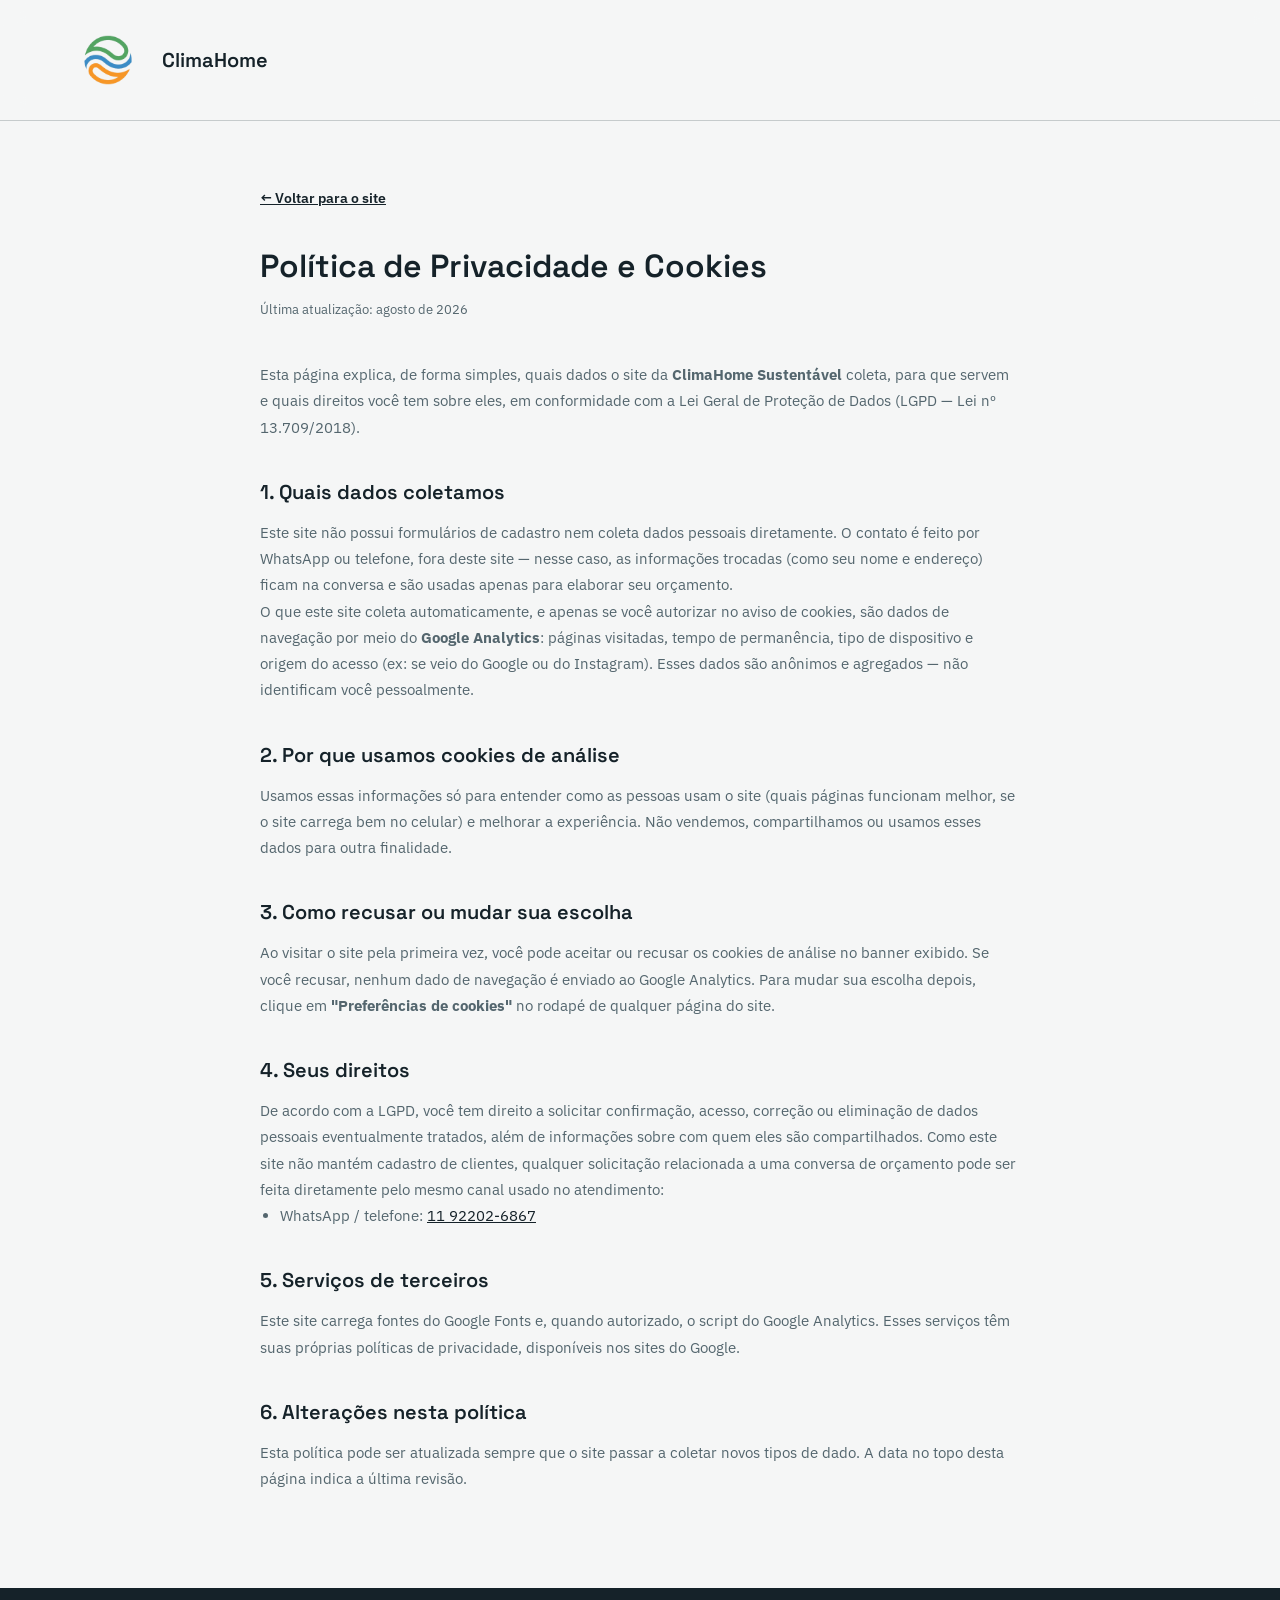
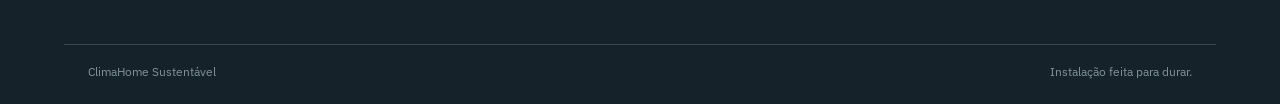
<file: privacidade.html>
<!DOCTYPE html>
<html lang="pt-BR">
<head>
<meta charset="UTF-8">
<meta name="viewport" content="width=device-width, initial-scale=1.0">
<title>Política de Privacidade — ClimaHome Sustentável</title>
<meta name="description" content="Política de privacidade e uso de cookies do site da ClimaHome Sustentável.">
<meta name="robots" content="noindex">
<link rel="canonical" href="https://www.climahome.com.br/privacidade.html">
<link rel="preconnect" href="https://fonts.googleapis.com">
<link href="https://fonts.googleapis.com/css2?family=IBM+Plex+Sans:wght@400;500;600&family=Space+Grotesk:wght@500;600;700&display=swap" rel="stylesheet">
<link rel="stylesheet" href="styles.css">
<link rel="icon" type="image/png" sizes="32x32" href="assets/favicon-32.png">
<link rel="icon" type="image/png" sizes="512x512" href="assets/favicon.png">
<link rel="apple-touch-icon" sizes="180x180" href="assets/favicon-180.png">
<style>
  .legal{padding:64px 0 96px;max-width:760px}
  .legal h1{font-size:32px;margin-bottom:8px}
  .legal .updated{color:var(--ink-500);font-size:13px;margin-bottom:40px}
  .legal h2{font-size:20px;margin:36px 0 12px}
  .legal p,.legal li{color:var(--ink-500);font-size:15px;line-height:1.75}
  .legal ul{padding-left:20px;margin-bottom:12px}
  .legal a{color:var(--ink-900);text-decoration:underline}
  .back-link{display:inline-flex;align-items:center;gap:6px;margin-bottom:32px;font-size:14px;font-weight:600;color:var(--ink-900)}
</style>
</head>
<body>

<header>
  <div class="wrap nav">
    <a href="index.html" class="brand"><img src="assets/logo-icone.png" alt="ClimaHome Sustentável"><span>ClimaHome</span></a>
  </div>
</header>

<section class="wrap legal">
  <a class="back-link" href="index.html">← Voltar para o site</a>
  <h1>Política de Privacidade e Cookies</h1>
  <p class="updated">Última atualização: agosto de 2026</p>

  <p>Esta página explica, de forma simples, quais dados o site da <strong>ClimaHome Sustentável</strong> coleta, para que servem e quais direitos você tem sobre eles, em conformidade com a Lei Geral de Proteção de Dados (LGPD — Lei nº 13.709/2018).</p>

  <h2>1. Quais dados coletamos</h2>
  <p>Este site não possui formulários de cadastro nem coleta dados pessoais diretamente. O contato é feito por WhatsApp ou telefone, fora deste site — nesse caso, as informações trocadas (como seu nome e endereço) ficam na conversa e são usadas apenas para elaborar seu orçamento.</p>
  <p>O que este site coleta automaticamente, e apenas se você autorizar no aviso de cookies, são dados de navegação por meio do <strong>Google Analytics</strong>: páginas visitadas, tempo de permanência, tipo de dispositivo e origem do acesso (ex: se veio do Google ou do Instagram). Esses dados são anônimos e agregados — não identificam você pessoalmente.</p>

  <h2>2. Por que usamos cookies de análise</h2>
  <p>Usamos essas informações só para entender como as pessoas usam o site (quais páginas funcionam melhor, se o site carrega bem no celular) e melhorar a experiência. Não vendemos, compartilhamos ou usamos esses dados para outra finalidade.</p>

  <h2>3. Como recusar ou mudar sua escolha</h2>
  <p>Ao visitar o site pela primeira vez, você pode aceitar ou recusar os cookies de análise no banner exibido. Se você recusar, nenhum dado de navegação é enviado ao Google Analytics. Para mudar sua escolha depois, clique em <strong>"Preferências de cookies"</strong> no rodapé de qualquer página do site.</p>

  <h2>4. Seus direitos</h2>
  <p>De acordo com a LGPD, você tem direito a solicitar confirmação, acesso, correção ou eliminação de dados pessoais eventualmente tratados, além de informações sobre com quem eles são compartilhados. Como este site não mantém cadastro de clientes, qualquer solicitação relacionada a uma conversa de orçamento pode ser feita diretamente pelo mesmo canal usado no atendimento:</p>
  <ul>
    <li>WhatsApp / telefone: <a href="tel:+5511922026867">11 92202-6867</a></li>
  </ul>

  <h2>5. Serviços de terceiros</h2>
  <p>Este site carrega fontes do Google Fonts e, quando autorizado, o script do Google Analytics. Esses serviços têm suas próprias políticas de privacidade, disponíveis nos sites do Google.</p>

  <h2>6. Alterações nesta política</h2>
  <p>Esta política pode ser atualizada sempre que o site passar a coletar novos tipos de dado. A data no topo desta página indica a última revisão.</p>
</section>

<footer>
  <div class="wrap footer-bottom">
    <span>ClimaHome Sustentável</span>
    <span>Instalação feita para durar.</span>
  </div>
</footer>

</body>
</html>
</file>
<file: styles.css>
:root{--teal-900:#152229;--blue-500:#40afd4;--blue-50:#f5f6f6;--orange-500:#f49128;--orange-600:#dc7818;--green-500:#52a360;--ink-900:#152229;--ink-500:#54666e;--border:#c6cbcc;--paper:#f5f6f6;--radius:10px;--header-h:121px;}
*{box-sizing:border-box;margin:0;padding:0}html{scroll-behavior:smooth}body{background:var(--paper);color:var(--ink-900);font-family:'IBM Plex Sans',sans-serif;line-height:1.55}img{max-width:100%;display:block}a{color:inherit;text-decoration:none}.wrap{max-width:1152px;margin:0 auto;padding:0 24px}h1,h2,h3{font-family:'Space Grotesk',sans-serif;font-weight:600;letter-spacing:0}
header{position:sticky;top:0;z-index:20;border-bottom:1px solid var(--border);background:rgba(245,246,246,.88);backdrop-filter:blur(12px)}.nav{display:flex;align-items:center;justify-content:space-between;padding:16px 0}.brand{display:flex;align-items:center;gap:10px;font:600 20px 'Space Grotesk',sans-serif}.brand img{width:88px;height:88px;object-fit:cover;border-radius:50%}.brand span{font:600 20px 'Space Grotesk',sans-serif}.nav-links{display:flex;gap:32px;color:var(--ink-500);font-size:14px;font-weight:500}.btn{display:inline-flex;align-items:center;justify-content:center;gap:6px;padding:12px 22px;border:1.5px solid transparent;border-radius:999px;font-size:14px;font-weight:600;cursor:pointer}.btn-orange{background:var(--orange-500);color:var(--ink-900)}.btn-orange:hover{background:var(--orange-600)}.btn-blue{background:var(--blue-500);color:var(--ink-900)}.btn-blue:hover{background:#2e99b9}.btn-outline{border-color:var(--ink-900)}.btn-outline:hover{background:var(--ink-900);color:#fff}.btn-outline-light{background:#fff;color:var(--ink-900);border-color:#fff}.btn-outline-light:hover{background:var(--paper)}.btn-dark{background:var(--ink-900);color:#fff}
.hero{padding:0}.hero-media{position:relative;overflow:hidden;height:calc(100svh - var(--header-h));min-height:560px;max-height:980px;background:var(--ink-900)}.hero-media img{width:100%;height:100%;display:block;object-fit:cover;transition:opacity .35s ease}.hero-overlay{position:absolute;inset:0;background:linear-gradient(100deg,rgba(21,34,41,.82) 0%,rgba(21,34,41,.6) 32%,rgba(21,34,41,.18) 58%,rgba(21,34,41,0) 78%)}.hero-content{position:absolute;inset:0;z-index:1;display:flex;flex-direction:column;justify-content:center;max-width:600px;padding:0 clamp(20px,5vw,72px) 84px}.hero-content h1{color:#fff;font-size:clamp(32px,4.2vw,58px);line-height:1.15;margin-bottom:22px;text-shadow:0 2px 18px rgba(21,34,41,.35)}.hero-content h1 .c-blue{color:var(--blue-500)}.hero-content h1 .c-green{color:var(--green-500)}.hero-content h1 .c-orange{color:var(--orange-500)}.hero-content p{max-width:44ch;margin-bottom:30px;color:rgba(245,246,246,.94);font-size:17px;line-height:1.7}.hero-ctas{display:flex;gap:14px;flex-wrap:wrap}.hero-badge{position:absolute;z-index:1;right:clamp(18px,3vw,40px);bottom:clamp(18px,3vw,40px);display:flex;align-items:center;gap:6px;padding:9px 14px;border-radius:20px;background:rgba(21,34,41,.55);backdrop-filter:blur(4px);color:#f5f6f6;font-size:12px;font-weight:600}.hero-badge .tag{color:var(--orange-500)}
.hero-arrow{position:absolute;z-index:2;bottom:clamp(18px,3vw,40px);display:grid;place-items:center;width:44px;height:44px;border:1px solid rgba(255,255,255,.65);border-radius:50%;background:rgba(21,34,41,.4);color:#fff;font-size:26px;line-height:1;cursor:pointer}.hero-arrow:hover{background:var(--orange-500);border-color:var(--orange-500)}.hero-prev{left:clamp(16px,3vw,32px)}.hero-next{left:calc(clamp(16px,3vw,32px) + 54px)}
.trust{margin-top:0;border-top:1px solid var(--border);border-bottom:1px solid var(--border);background:#d9d9d9}.trust-row{display:flex;justify-content:space-between;gap:20px;padding:24px 0;flex-wrap:wrap}.trust-item{display:flex;align-items:center;gap:10px;font-size:14px}.trust-item .check{display:flex;align-items:center;justify-content:center;width:26px;height:26px;border-radius:50%;background:rgba(82,163,96,.16);color:var(--green-500);font-size:15px}
.faq{padding:80px 0;background:#fff}.faq h2{max-width:24ch;margin:8px 0 32px;font-size:32px}.faq-list{display:flex;flex-direction:column;gap:12px;max-width:760px}.faq-item{overflow:hidden;border:1px solid var(--border);border-radius:14px;background:#eaebeb;transition:background .25s ease}.faq-item.is-open{background:#fff}.faq-item>button{display:flex;align-items:center;justify-content:space-between;width:100%;gap:16px;padding:18px 20px;border:0;background:none;color:inherit;text-align:left;font:600 15px 'Space Grotesk',sans-serif;cursor:pointer}.faq-item>button span:last-child{color:var(--ink-500);transition:transform .25s ease}.faq-item.is-open>button span:last-child{transform:rotate(180deg)}.faq-answer{max-height:0;overflow:hidden;padding:0 20px;transition:max-height .3s ease,padding .3s ease}.faq-item.is-open .faq-answer{max-height:220px;padding-bottom:20px}.faq-answer p{color:var(--ink-500);font-size:14px;line-height:1.7}
.services,.portfolio,.about{padding:80px 0;text-align:left}.eyebrow{color:var(--green-500);font:500 12px 'IBM Plex Mono',monospace;letter-spacing:.04em;text-transform:uppercase}.services h2,.portfolio h2,.about h2{max-width:24ch;margin:8px 0 14px;font-size:32px}.services> .wrap>p{max-width:52ch;margin:0 0 40px;color:var(--ink-500);font-size:15px}.service-grid{display:grid;grid-template-columns:repeat(3,1fr);gap:18px;align-items:start}.service-card{overflow:hidden;padding:0;border:1px solid var(--border);border-radius:16px;background:#eaebeb;transition:background .25s ease}.service-card.is-open{background:#fff}.service-illustration{width:100%;height:150px;padding:28px;object-fit:contain;background:#fff}.service-card>button{display:flex;align-items:center;width:100%;gap:12px;padding:20px;border:0;background:none;color:inherit;text-align:left;cursor:pointer}.service-card>button>div:nth-child(2){flex:1}.service-card h3{margin:0 0 3px;font-size:18px}.service-card p{color:var(--ink-500);font-size:14px}.service-card .service-details{max-height:0;overflow:hidden;padding:0 20px;transition:max-height .3s ease,padding .3s ease}.service-card.is-open .service-details{max-height:160px;padding-bottom:20px}.service-details ul{margin:0;padding-left:18px;color:var(--ink-900);font-size:13px;line-height:1.7}
.portfolio h2{max-width:22ch}.portfolio h2 .hl{color:var(--orange-500)}.portfolio h2 .hl-blue{color:var(--green-500)}.filters{display:flex;justify-content:flex-start;gap:10px;margin-bottom:28px;flex-wrap:wrap}.filter-chip{padding:9px 18px;border:1.5px solid var(--border);border-radius:20px;background:transparent;color:var(--ink-500);font-size:13px;font-weight:600;cursor:pointer}.filter-chip.active{border-color:var(--green-500);background:var(--green-500);color:var(--ink-900)}.gallery{display:grid;grid-template-columns:repeat(3,1fr);gap:16px}.gallery figure{position:relative;overflow:hidden;margin:0;aspect-ratio:4/3;border-radius:12px;cursor:zoom-in;transition:opacity .4s ease,transform .4s ease}.gallery figure.is-hiding{opacity:0;transform:scale(.94)}.gallery.is-all{grid-auto-rows:150px;grid-auto-flow:dense}.gallery.is-all figure{aspect-ratio:auto;height:100%}.gallery.is-all figure.is-large{grid-column:span 2;grid-row:span 2}.gallery img{width:100%;height:100%;object-fit:cover;transition:transform .3s ease}.gallery figure:hover img{transform:scale(1.04)}.gallery figcaption{position:absolute;left:10px;bottom:10px;padding:5px 10px;border-radius:14px;background:rgba(255,255,255,.92);color:var(--ink-900);font-size:11px;font-weight:600}
.about-grid{display:grid;grid-template-columns:1fr 1fr;gap:48px;align-items:center}.about-photo{position:relative;width:100%;height:auto}.about-photo::before{display:none}.about-photo img{width:100%;height:550px;border-radius:20px;object-fit:cover;object-position:center top;box-shadow:none}.about-content{max-width:520px}.about p{max-width:48ch;color:var(--ink-500);font-size:15px}.about-lead{margin-bottom:16px;color:var(--ink-900)!important;font:600 30px/1.2 'Space Grotesk',sans-serif}.about-proof{display:flex;align-items:center;gap:14px;margin-top:28px;padding:12px;border-radius:14px;background:#eaebeb}.about-proof img{width:58px;height:58px;border-radius:10px;object-fit:cover;object-position:center top}.about-proof strong,.about-proof span{display:block}.about-proof strong{font:600 18px 'Space Grotesk',sans-serif}.about-proof span{color:var(--ink-500);font-size:13px}.social{padding:64px 0;border-top:1px solid var(--border);background:#fff}.social-inner{display:flex;align-items:center;justify-content:space-between;gap:48px}.social h2{max-width:22ch;margin:8px 0;color:var(--ink-900);font:600 30px 'Space Grotesk',sans-serif}.social p{color:var(--ink-500);font-size:15px}.social-video{display:flex;align-items:center;gap:18px}.social-link{display:inline-flex;align-items:center;gap:12px;padding:15px 20px;border:1px solid var(--ink-900);border-radius:999px;color:var(--ink-900);font-weight:600;white-space:nowrap}.social-link:hover{background:var(--orange-500);border-color:var(--orange-500);color:var(--ink-900)}.how{padding:80px 0;background:var(--ink-900);color:#fff}.how .eyebrow{color:var(--orange-500)}.how h2{max-width:16ch;margin:14px 0 40px;color:#fff;font-size:32px;line-height:1.2}.steps{display:grid;grid-template-columns:repeat(4,1fr);gap:32px}.step-num{display:block;margin-bottom:8px;color:var(--orange-500);font:500 28px 'IBM Plex Mono',monospace}.step h3{margin-bottom:8px;color:#fff;font-size:17px}.step p{color:#9ba9af;font-size:14px}.contact{padding:0 0 80px}.cta-box{display:flex;align-items:center;justify-content:space-between;gap:24px;margin-top:64px;padding:40px;border-radius:24px;background:var(--blue-500);flex-wrap:wrap}
.contact-card{padding:40px;border:1px solid var(--border);border-radius:24px;background:#fff}
.contact-intro{max-width:60ch;margin-bottom:28px}
.contact-intro h3{margin:10px 0 8px;font-size:26px}
.contact-intro p{color:var(--ink-500);font-size:14px}
.contact-form{display:grid;grid-template-columns:1fr 1fr;gap:18px 20px}
.contact-form .field{display:flex;flex-direction:column;gap:6px;font-size:13px;font-weight:600;color:var(--ink-900)}
.contact-form .field em{color:var(--ink-500);font-weight:500;font-style:normal}
.contact-form .field-full{grid-column:1/-1}
.contact-form input,.contact-form select,.contact-form textarea{padding:12px 14px;border:1.5px solid var(--border);border-radius:10px;background:var(--paper);color:var(--ink-900);font:400 14px 'IBM Plex Sans',sans-serif}
.contact-form input:focus,.contact-form select:focus,.contact-form textarea:focus{outline:2px solid var(--blue-500);outline-offset:1px}
.contact-form textarea{resize:vertical}
.contact-submit{grid-column:1/-1;justify-self:start;margin-top:4px}.cta-box h3{margin-bottom:4px;color:#fff;font-size:26px}.cta-box p{color:rgba(255,255,255,.9);font-size:13px}.cta-box .btn-dark{background:var(--ink-900)}.lightbox{position:fixed;inset:0;z-index:50;display:none;align-items:center;justify-content:center;padding:24px;background:rgba(21,34,41,.88)}.lightbox.is-visible{display:flex}.lightbox img{max-width:min(900px,92vw);max-height:82vh;border-radius:14px}.lightbox-close{position:absolute;top:22px;right:22px;width:40px;height:40px;border:0;border-radius:50%;font-size:24px;cursor:pointer}.lightbox-prev,.lightbox-next{position:absolute;z-index:2;top:50%;display:grid;place-items:center;width:48px;height:48px;transform:translateY(-50%);border:1px solid rgba(255,255,255,.65);border-radius:50%;background:rgba(21,34,41,.55);color:#fff;font-size:30px;line-height:1;cursor:pointer}.lightbox-prev:hover,.lightbox-next:hover{background:var(--orange-500);border-color:var(--orange-500)}.lightbox-prev{left:16px}.lightbox-next{right:16px}:focus-visible{outline:2px solid var(--orange-500);outline-offset:2px}
@media(max-width:820px){:root{--header-h:89px}.nav-links{display:none}.brand img{width:56px;height:56px}.hero-media{min-height:480px}.hero-content{max-width:100%;align-items:flex-start;padding-bottom:78px}.hero-content h1{font-size:clamp(28px,6vw,38px)}.hero-overlay{background:linear-gradient(180deg,rgba(21,34,41,.2) 0%,rgba(21,34,41,.55) 45%,rgba(21,34,41,.85) 100%)}.gallery{grid-template-columns:repeat(2,1fr)}.gallery.is-all{grid-auto-rows:170px}.service-grid{grid-template-columns:1fr}.about-grid{grid-template-columns:1fr}.about-photo img{height:520px}.social-inner{align-items:flex-start;flex-direction:column}.social-video{align-items:flex-start;flex-direction:column;width:100%}.social-link{align-self:flex-start}.steps{grid-template-columns:repeat(2,1fr)}.trust-row{justify-content:flex-start}.cta-box{padding:28px}.contact-card{padding:28px}.contact-form{grid-template-columns:1fr}}
@media(max-width:520px){.hero-media{min-height:420px}.hero-content{padding-bottom:66px}.hero-arrow{width:38px;height:38px;font-size:22px}.hero-next{left:calc(clamp(16px,3vw,32px) + 46px)}.hero-content h1{font-size:26px}.hero-content p{font-size:14px}.gallery{grid-template-columns:1fr}.gallery.is-all{grid-auto-rows:230px}.gallery.is-all figure.is-large{grid-column:span 1;grid-row:span 1}.steps{grid-template-columns:1fr}.cta-box h3{font-size:22px}.lightbox-prev,.lightbox-next{width:40px;height:40px;font-size:24px}.lightbox-prev{left:6px}.lightbox-next{right:6px}}
@media(min-width:821px) and (max-width:1040px){.service-grid{grid-template-columns:repeat(2,1fr)}}

.reel-preview{position:relative;display:block;width:300px;height:390px;overflow:hidden;border:8px solid #d9f1f7;border-radius:20px;background:var(--blue-50);box-shadow:0 18px 36px rgba(21,34,41,.12)}.reel-preview img{width:100%;height:100%;object-fit:cover;transition:transform .4s ease}.reel-preview::after{position:absolute;inset:0;background:linear-gradient(180deg,rgba(21,34,41,0) 42%,rgba(21,34,41,.8) 100%);content:''}.reel-preview:hover img{transform:scale(1.04)}.reel-play{position:absolute;z-index:1;top:50%;left:50%;display:grid;place-items:center;width:64px;height:64px;transform:translate(-50%,-50%);border:2px solid #fff;border-radius:50%;background:var(--orange-500);color:#fff;font-size:20px;padding-left:4px;box-shadow:0 8px 20px rgba(21,34,41,.2)}.reel-caption{position:absolute;z-index:1;right:20px;bottom:20px;left:20px;color:#fff}.reel-caption strong,.reel-caption small{display:block}.reel-caption strong{font:600 18px/1.2 'Space Grotesk',sans-serif}.reel-caption small{margin-top:6px;color:#d9f1f7;font-size:12px}.social-video{align-items:flex-end}
@media(max-width:820px){.reel-preview{width:100%;max-width:360px;height:390px}.social-video{align-items:flex-start}}

.cookie-banner{position:fixed;z-index:60;left:16px;right:16px;bottom:16px;display:none;flex-wrap:wrap;align-items:center;justify-content:space-between;gap:16px;max-width:640px;margin:0 auto;padding:18px 20px;border:1px solid var(--border);border-radius:16px;background:#fff;box-shadow:0 18px 40px rgba(21,34,41,.18)}.cookie-banner.is-visible{display:flex}.cookie-banner p{flex:1 1 260px;margin:0;color:var(--ink-500);font-size:13px;line-height:1.6}.cookie-banner a{color:var(--ink-900);text-decoration:underline}.cookie-actions{display:flex;gap:10px;flex-shrink:0}.cookie-actions .btn{padding:10px 18px;font-size:13px}
@media(max-width:520px){.cookie-banner{flex-direction:column;align-items:stretch;left:10px;right:10px;bottom:10px;padding:16px}.cookie-banner p{flex:none}.cookie-actions{justify-content:flex-end}}
body.has-cookie-banner .whatsapp-float{bottom:100px;transition:bottom .2s ease}
@media(max-width:520px){body.has-cookie-banner .whatsapp-float{bottom:190px}}

.whatsapp-float{position:fixed;right:24px;bottom:24px;z-index:30;display:grid;place-items:center;width:56px;height:56px;padding:0;border-radius:50%;background:#25d366;color:#fff;box-shadow:0 10px 24px rgba(21,34,41,.22);transition:transform .2s ease,box-shadow .2s ease}.whatsapp-float:hover{transform:translateY(-3px);box-shadow:0 14px 28px rgba(21,34,41,.28)}.whatsapp-float span{display:none}.whatsapp-float svg{width:27px;height:27px;fill:currentColor}.whatsapp-float:focus-visible{outline:3px solid var(--orange-500);outline-offset:3px}
@media(max-width:520px){.whatsapp-float{right:16px;bottom:16px;width:52px;height:52px;padding:0;justify-content:center}.whatsapp-float span{display:none}.whatsapp-float svg{width:25px;height:25px}}

footer{padding:56px 0 22px;background:var(--ink-900);border-top:0;color:#fff}.footer-grid{display:grid;grid-template-columns:2fr 1fr 1fr 1fr;gap:42px;padding-bottom:44px}.footer-brand-block{max-width:270px}.footer-brand-block .foot-brand img{width:190px;height:auto;filter:brightness(0) invert(1)}.footer-brand-block p{margin-top:18px;color:#aebbc0;font-size:13px;line-height:1.6}.footer-column{display:flex;flex-direction:column;align-items:flex-start;gap:10px}.footer-column h3{margin-bottom:7px;color:#fff;font-size:15px}.footer-column a,.footer-column span{color:#aebbc0;font-size:13px;transition:color .2s ease}.footer-column a:hover{color:var(--orange-500)}.footer-contact a:first-of-type{color:var(--orange-500);font-weight:600}.footer-bottom{display:flex;justify-content:space-between;gap:20px;padding-top:18px;border-top:1px solid rgba(255,255,255,.16);color:#82939a;font-size:12px;flex-wrap:wrap}.footer-bottom a{text-decoration:underline}.footer-bottom a:hover{color:var(--orange-500)}.footer-link-btn{border:0;background:none;padding:0;color:#82939a;font-size:12px;text-decoration:underline;cursor:pointer}.footer-link-btn:hover{color:var(--orange-500)}
@media(max-width:820px){.footer-grid{grid-template-columns:repeat(2,1fr);gap:32px}.footer-brand-block{grid-column:1/-1;max-width:360px}}
@media(max-width:520px){.footer-grid{grid-template-columns:1fr 1fr;gap:28px 18px}.footer-bottom{align-items:flex-start;flex-direction:column;gap:6px}.footer-brand-block .foot-brand img{width:170px}}
</file>
